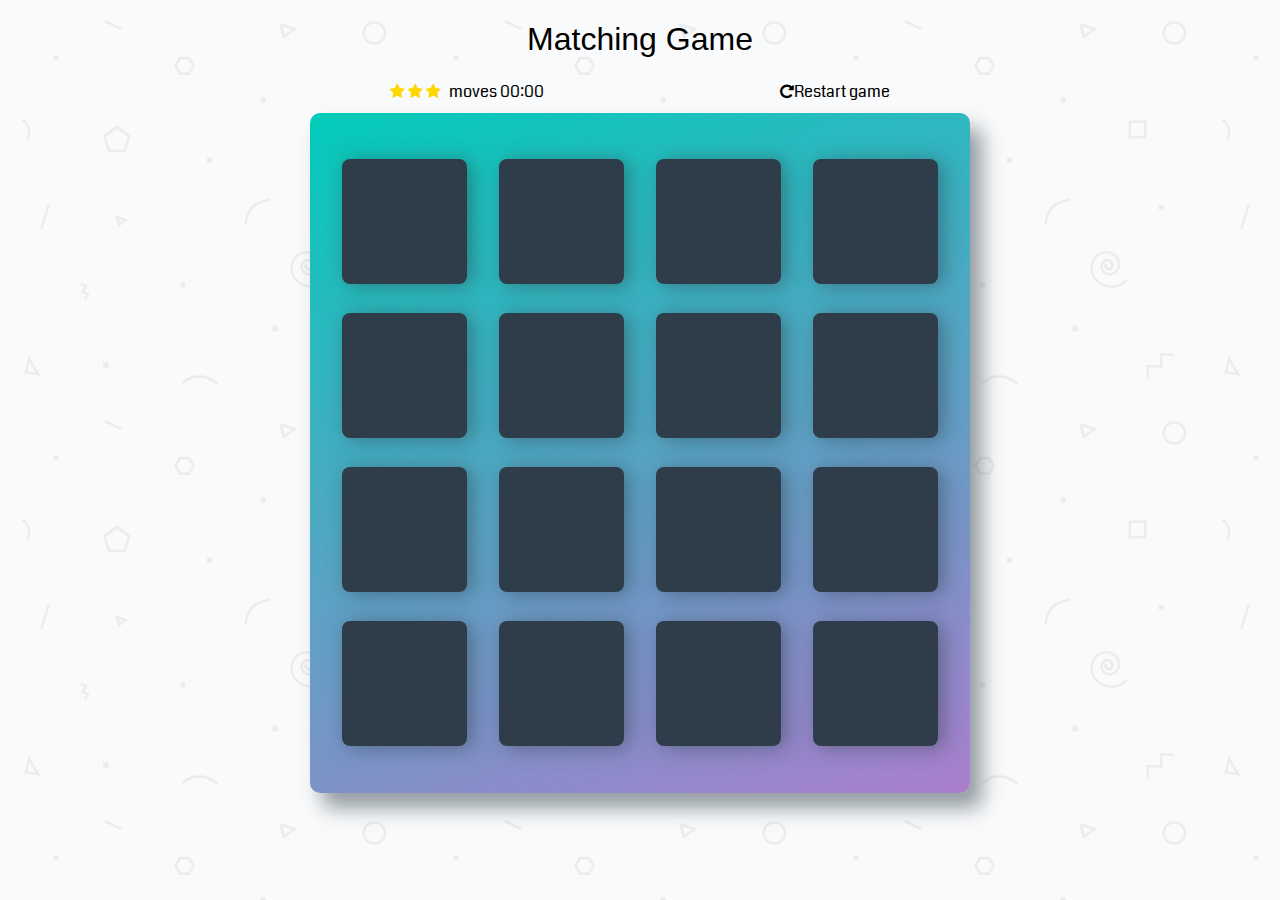
<file: 03 Memory_Game/index.html>
<!doctype html>
<html lang="en">
<head>
    <meta charset="utf-8">
    <title>Matching Game</title>
    <meta name="description" content="">
    <meta name="viewport" content="width=device-width, initial-scale=1.0">
    <link rel="stylesheet prefetch" href="https://maxcdn.bootstrapcdn.com/font-awesome/4.6.1/css/font-awesome.min.css">
    <link rel="stylesheet prefetch" href="https://fonts.googleapis.com/css?family=Coda">
    <link rel="stylesheet" href="css/app.css">
</head>
<body>

    <div class="container">
        <header>
            <h1>Matching Game</h1>
        </header>

        <section class="score-panel">
        	<ul class="stars">
        		<li><i class="fa fa-star"></i></li>
        		<li><i class="fa fa-star"></i></li>
        		<li><i class="fa fa-star"></i></li>
        	</ul>
            <span class="moves"></span> moves
                    <span id="watch">00:00</span>
            <div class="restart">
                <i class="fa fa-repeat"></i><span class="restart-game">Restart game</span>
            </div>
        </section>

        <ul class="deck">
            <li class="card" id='card0'>
                <i class="fa fa-diamond"></i>
            </li>
            <li class="card" id='card1'>
                <i class="fa fa-paper-plane-o"></i>
            </li>
            <li class="card" id='card2'>
                <i class="fa fa-anchor"></i>
            </li>
            <li class="card" id='card3'>
                <i class="fa fa-bolt"></i>
            </li>
            <li class="card" id ='card4'>
                <i class="fa fa-cube"></i>
            </li>
            <li class="card" id ='card5'>
                <i class="fa fa-anchor"></i>
            </li>
            <li class="card" id ='card6'>
                <i class="fa fa-leaf"></i>
            </li>
            <li class="card" id ='card7'>
                <i class="fa fa-bicycle"></i>
            </li>
            <li class="card" id ='card8'>
                <i class="fa fa-diamond"></i>
            </li>
            <li class="card" id ='card9'>
                <i class="fa fa-bomb"></i>
            </li>
            <li class="card" id ='card10'>
                <i class="fa fa-leaf"></i>
            </li>
            <li class="card" id ='card11'>
                <i class="fa fa-bomb"></i>
            </li>
            <li class="card" id ='card12'>
                <i class="fa fa-bolt"></i>
            </li>
            <li class="card" id ='card13'>
                <i class="fa fa-bicycle"></i>
            </li>
            <li class="card" id ='card14'>
                <i class="fa fa-paper-plane-o"></i>
            </li>
            <li class="card" id ='card15'>
                <i class="fa fa-cube"></i>
            </li>
        </ul>
        <div class="GameEnd hide">
            <h1>Gongratulations !</h1>
                <ul class="stars-msg">
                    <li><i class="fa fa-star"></i></li>
                    <li><i class="fa fa-star"></i></li>
                    <li><i class="fa fa-star"></i></li>
                </ul>
            <h3 class="congratulation-msg"></h3>
            <button class="Play-again">Play again</button>
        </div>
    </div>

    <script src="js/app.js"></script>
</body>
</html>
</file>
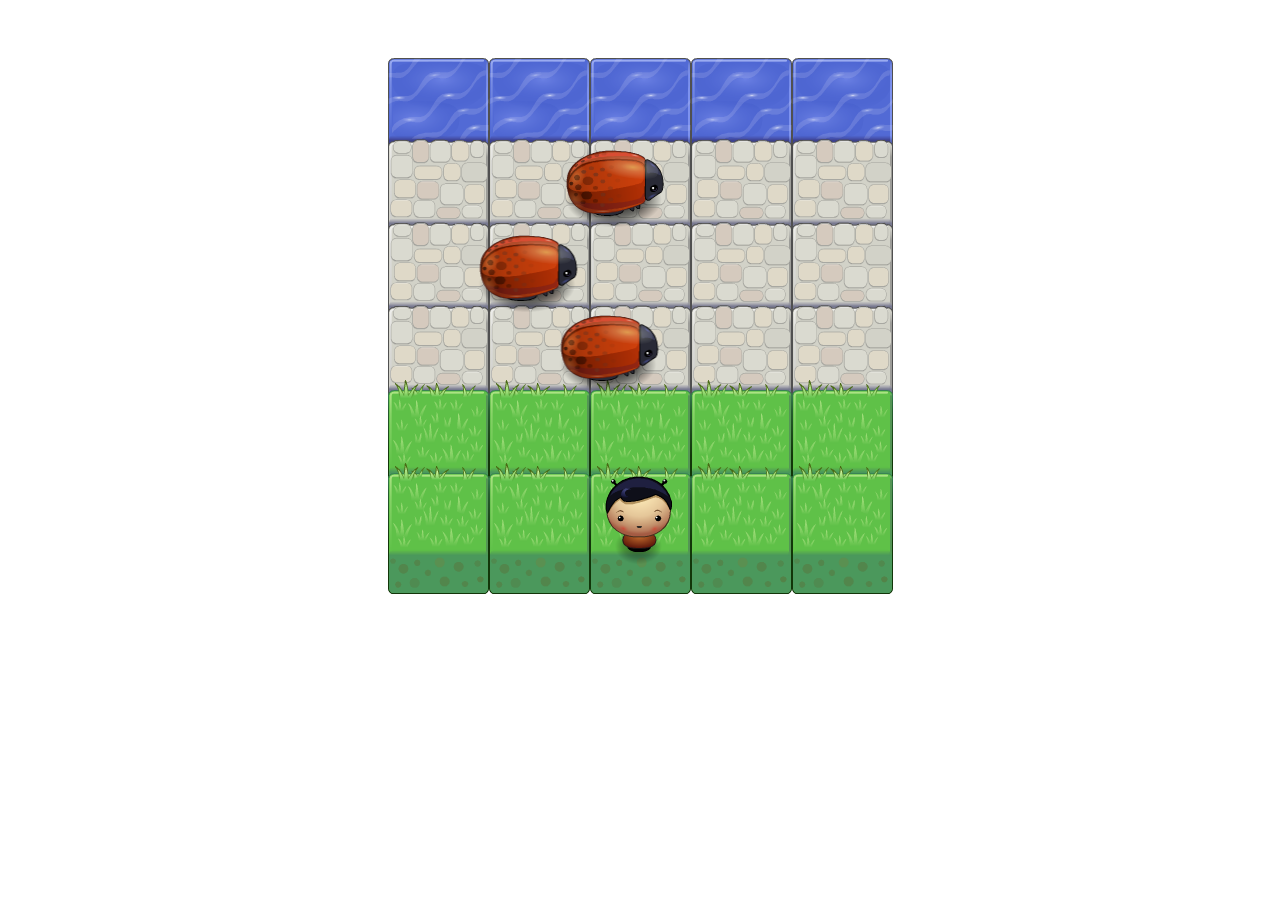
<file: 04 Classic_Arcade_Game_Clone/index.html>
<!DOCTYPE html>
<html lang="en">
<head>
    <meta charset="UTF-8">
    <title>Effective JavaScript: Frogger</title>
    <link rel="stylesheet" href="css/style.css">
</head>
<body>
    <script src="js/resources.js"></script>
    <script src="js/app.js"></script>
    <script src="js/engine.js"></script>
</body>
</html>
</file>
<file: 03 Memory_Game/css/app.css>
html {
    -webkit-box-sizing: border-box;
    box-sizing: border-box;
}

*,
*::before,
*::after {
    -webkit-box-sizing: inherit;
    box-sizing: inherit;
}

html,
body {
    width: 100%;
    height: 100%;
    margin: 0;
    padding: 0;
}
button  {
    background-color: rgb(140, 149, 156);
    margin: 0 auto;
    display: block;
    border: none;
    padding: 5px;
    cursor: pointer;
    border-radius: 5px;
    outline: none;
}
body {
    background: #ffffff url('../img/geometry2.png'); /* Background pattern from Subtle Patterns */
    font-family: 'Coda', cursive;
}

.container {
    display: -webkit-box;
    display: -ms-flexbox;
    display: flex;
    -webkit-box-pack: center;
    -ms-flex-pack: center;
    justify-content: center;
    -webkit-box-align: center;
    -ms-flex-align: center;
    align-items: center;
    -webkit-box-orient: vertical;
    -webkit-box-direction: normal;
    -ms-flex-direction: column;
    flex-direction: column;
}

h1 {
    font-family: 'Open Sans', sans-serif;
    font-weight: 300;
    text-align: center;
}
h3{
    text-align: center;
}

/*
 * Styles for the deck of cards
 */

.deck {
    width: 660px;
    min-height: 680px;
    background: linear-gradient(160deg, #02ccba 0%, #aa7ecd 100%);
    padding: 32px;
    border-radius: 10px;
    -webkit-box-shadow: 12px 15px 20px 0 rgba(46, 61, 73, 0.5);
    box-shadow: 12px 15px 20px 0 rgba(46, 61, 73, 0.5);
    display: -webkit-box;
    display: -ms-flexbox;
    display: flex;
    -ms-flex-wrap: wrap;
    flex-wrap: wrap;
    -webkit-box-pack: justify;
    -ms-flex-pack: justify;
    justify-content: space-between;
    -webkit-box-align: center;
    -ms-flex-align: center;
    align-items: center;
    margin: 0 0 3em;
}

.deck .card {
    height: 125px;
    width: 125px;
    background: #2e3d49;
    font-size: 0;
    color: #ffffff;
    border-radius: 8px;
    cursor: pointer;
    display: -webkit-box;
    display: -ms-flexbox;
    display: flex;
    -webkit-box-pack: center;
    -ms-flex-pack: center;
    justify-content: center;
    -webkit-box-align: center;
    -ms-flex-align: center;
    align-items: center;
    -webkit-box-shadow: 5px 2px 20px 0 rgba(46, 61, 73, 0.5);
    box-shadow: 5px 2px 20px 0 rgba(46, 61, 73, 0.5);
}

.deck .card.open {
    -webkit-transform: rotateY(0);
    transform: rotateY(0);
    background: #02b3e4;
    cursor: default;
}

.deck .card.show {
    font-size: 33px;
}

.deck .card.match {
    cursor: default;
    background: #02ccba;
    font-size: 33px;
}
.rotate {
    -webkit-transform: rotateY(180deg);
    transform: rotateY(180deg);
    -webkit-transition: 0.7s;
    transition: 0.7s;
}
.reverse{
    -webkit-transform: rotateY(0);
    transform: rotateY(0);
    -webkit-transition: 0.7s;
    transition: 0.7s;
}
/*
 * Styles for the Score Panel
 */

.score-panel {
    text-align: left;
    width: 500px;
    margin-bottom: 10px;
    position: relative;
}

.score-panel .stars {
    margin: 0;
    padding: 0;
    display: inline-block;
    margin: 0 5px 0 0;
}
.GameEnd .stars-msg{
    text-align: center;
}
.GameEnd .stars-msg li{
    list-style: none;
    display: inline-block;
    padding-right: 3px;
}
.score-panel .stars li {
    list-style: none;
    display: inline-block;
}
.fa-star {
    color: gold;
}
.score-panel .restart {
    float: right;
    cursor: pointer;
}
.blur {
    filter: blur(5px);
    -webkit-filter: blur(5px);
}
.hide {
    display: none;
}
.hidestar{
    visibility: hidden;
}
/*styles for gongratulation message*/
.GameEnd {
    background-color: #2e3d49;
    width: 50%;
    height: 300px;
    position: absolute;
    opacity: 0.9;
    border-radius: 15px;
}
</file>
<file: 04 Classic_Arcade_Game_Clone/css/style.css>
body {
    text-align: center;
}
</file>
